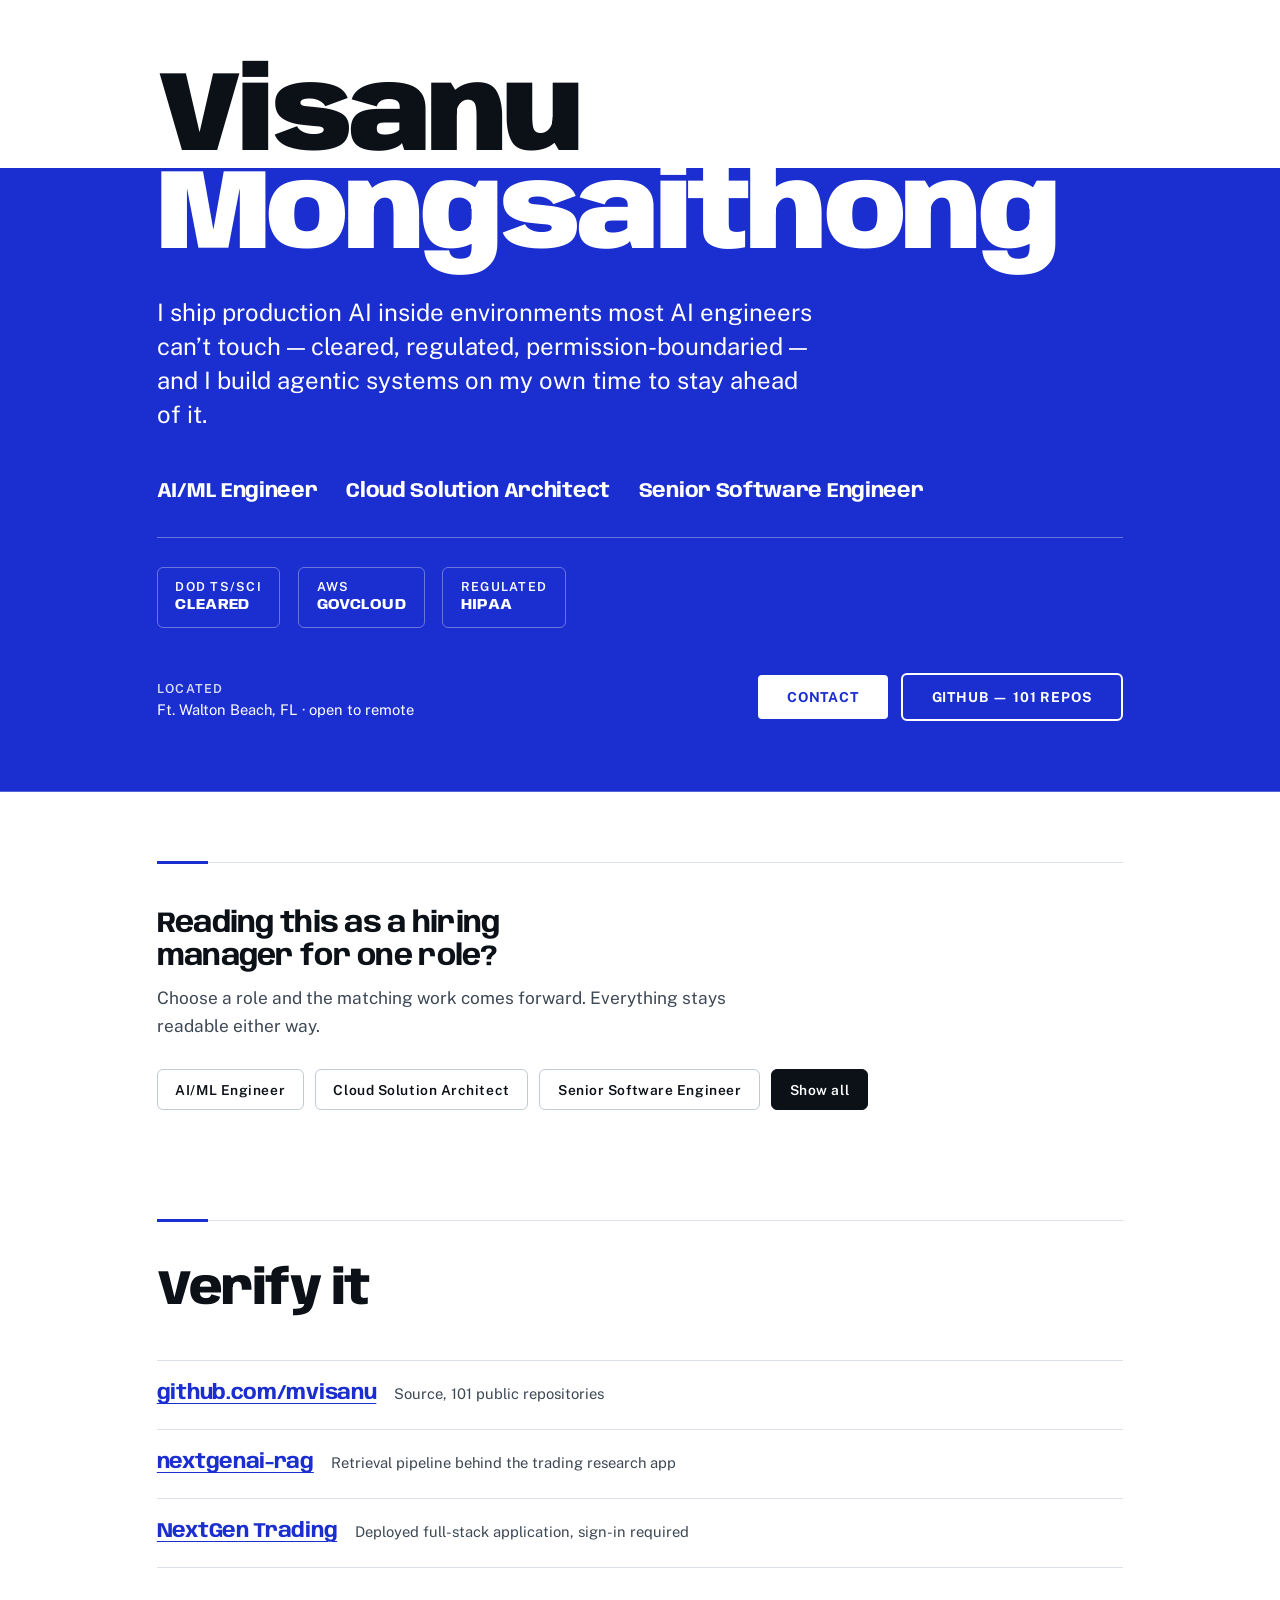
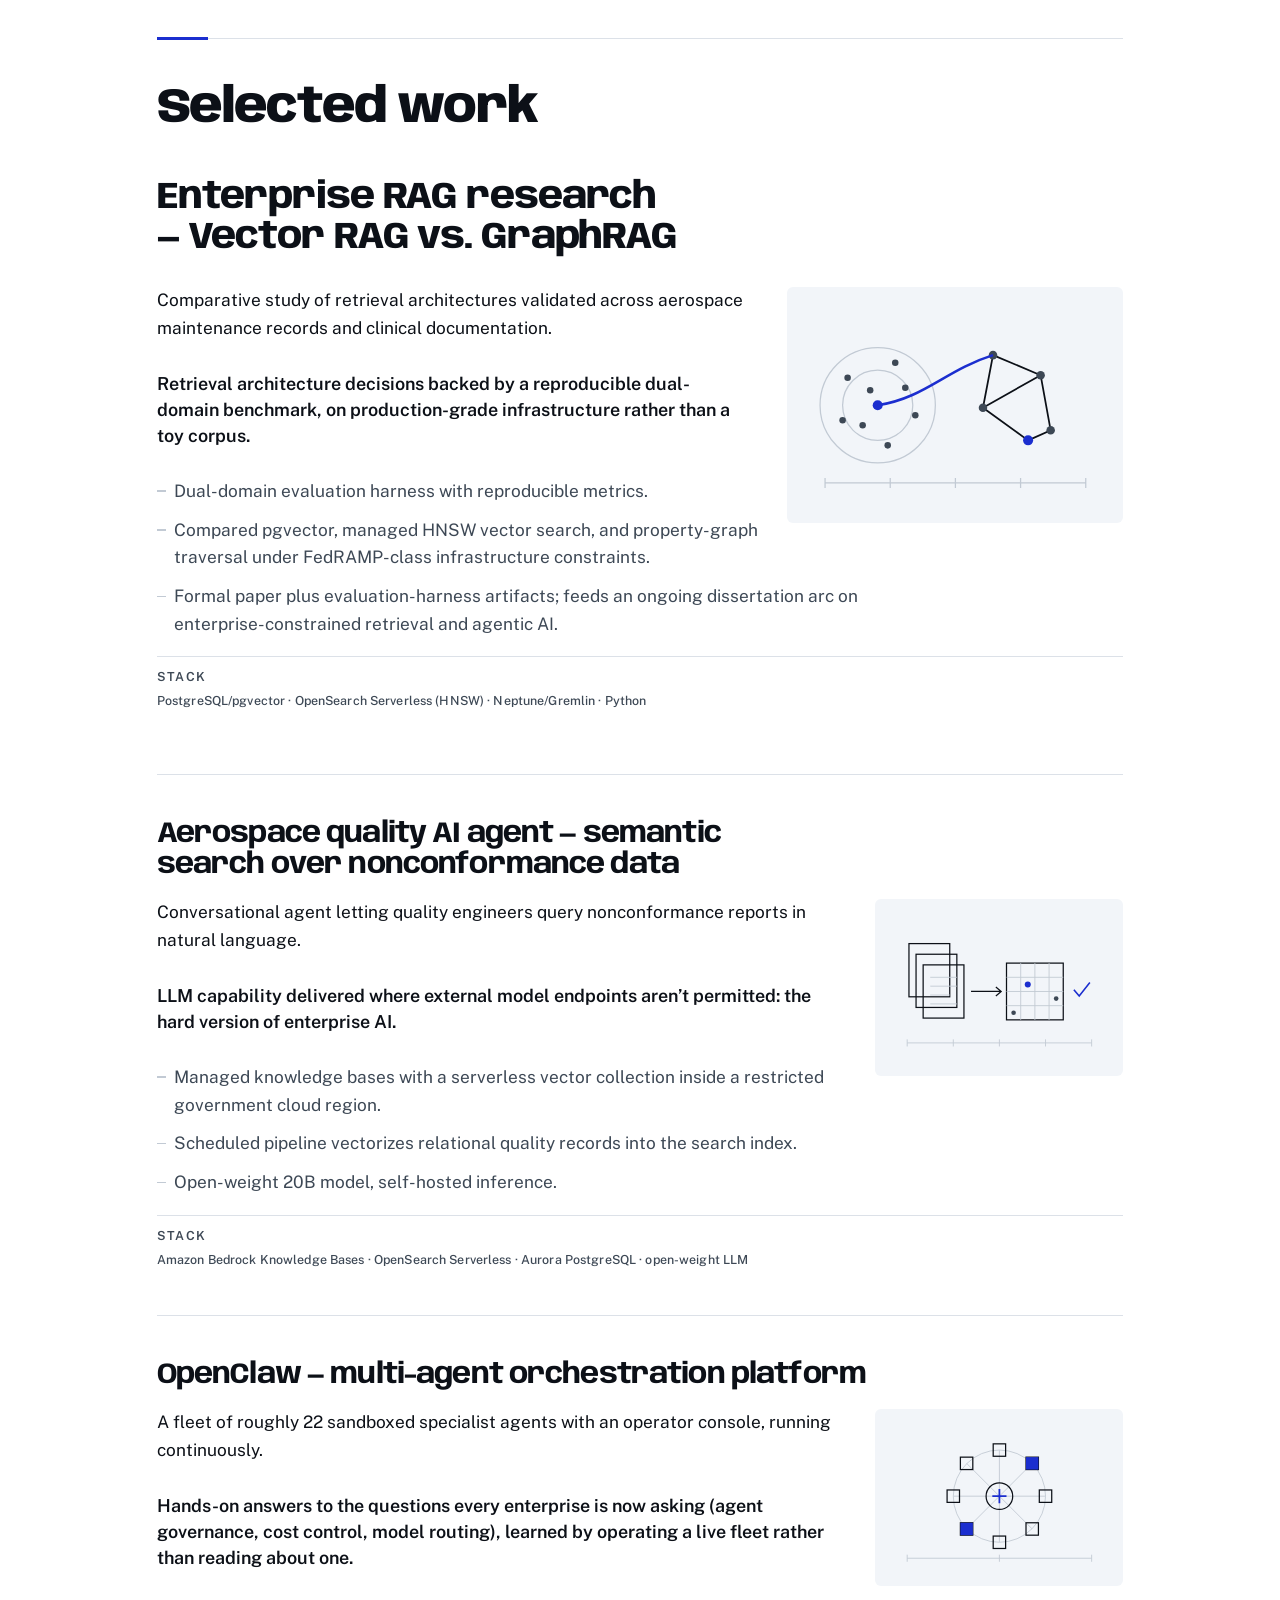
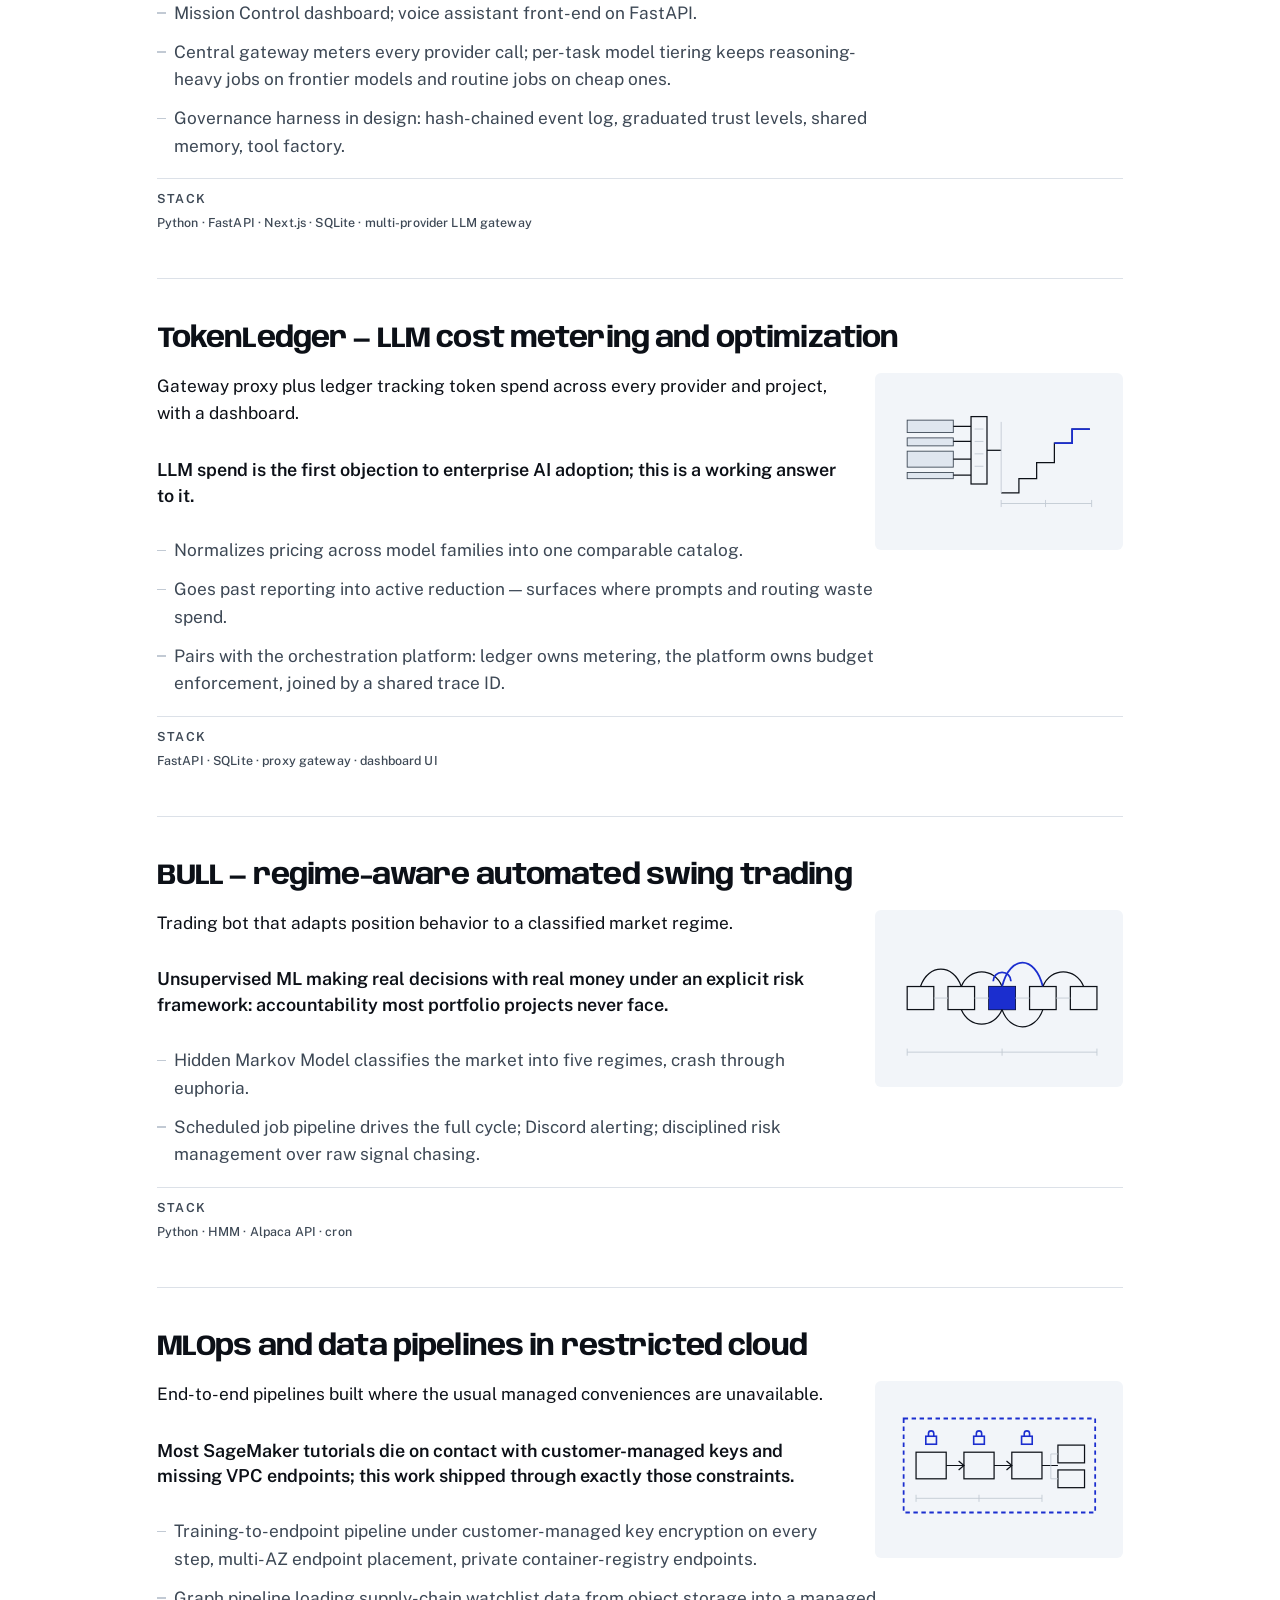
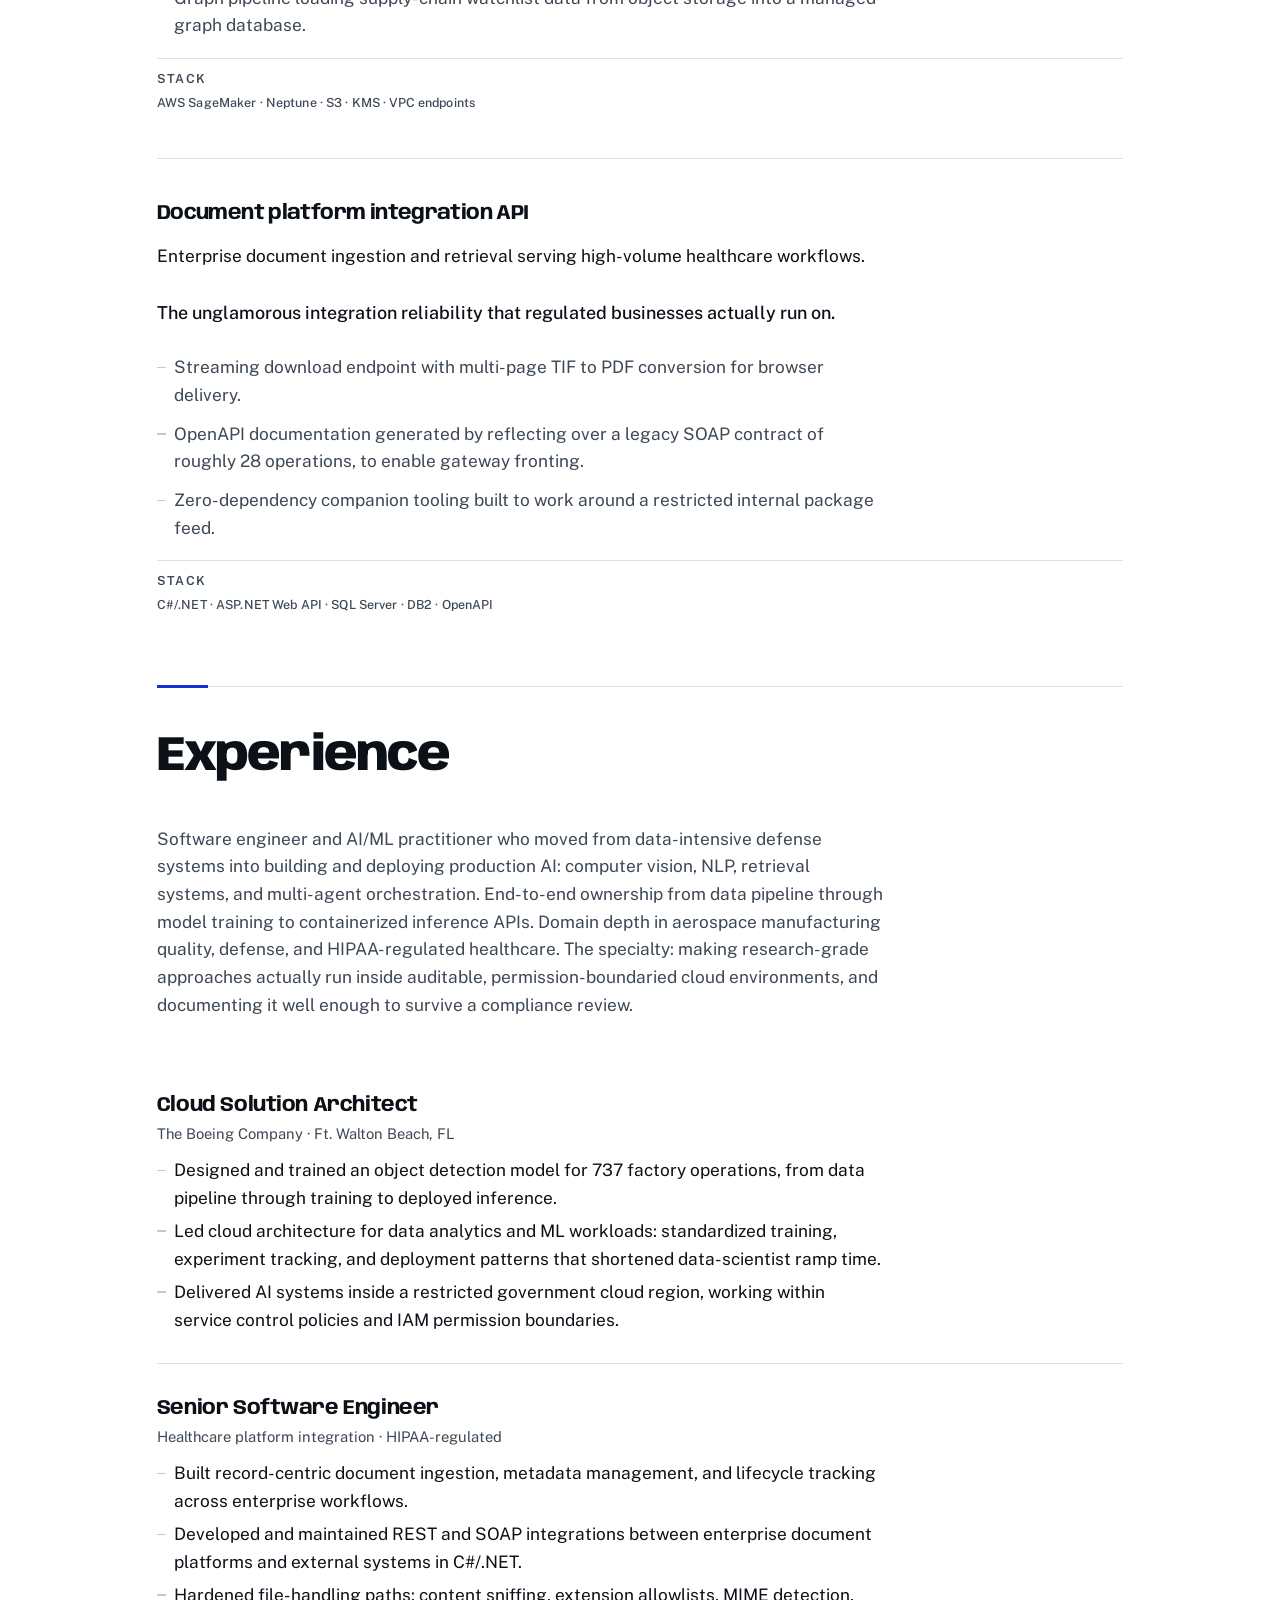
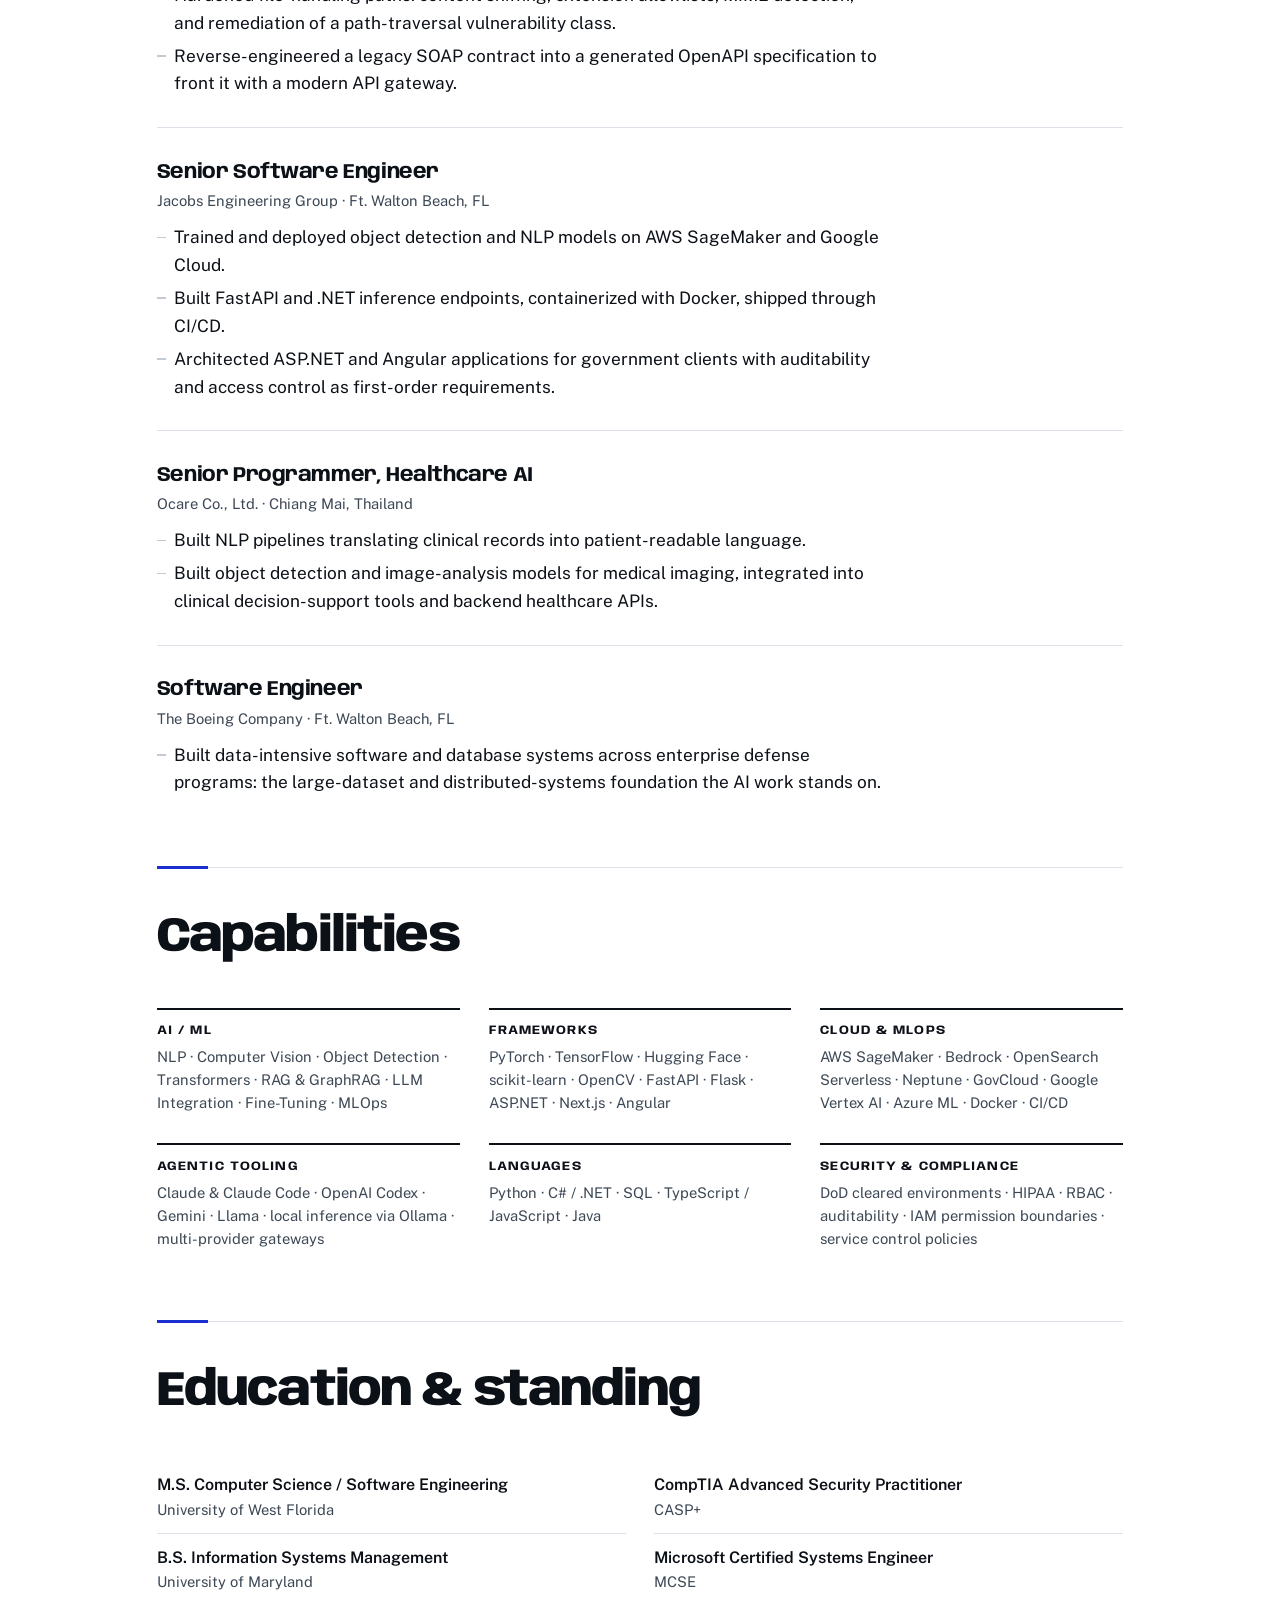
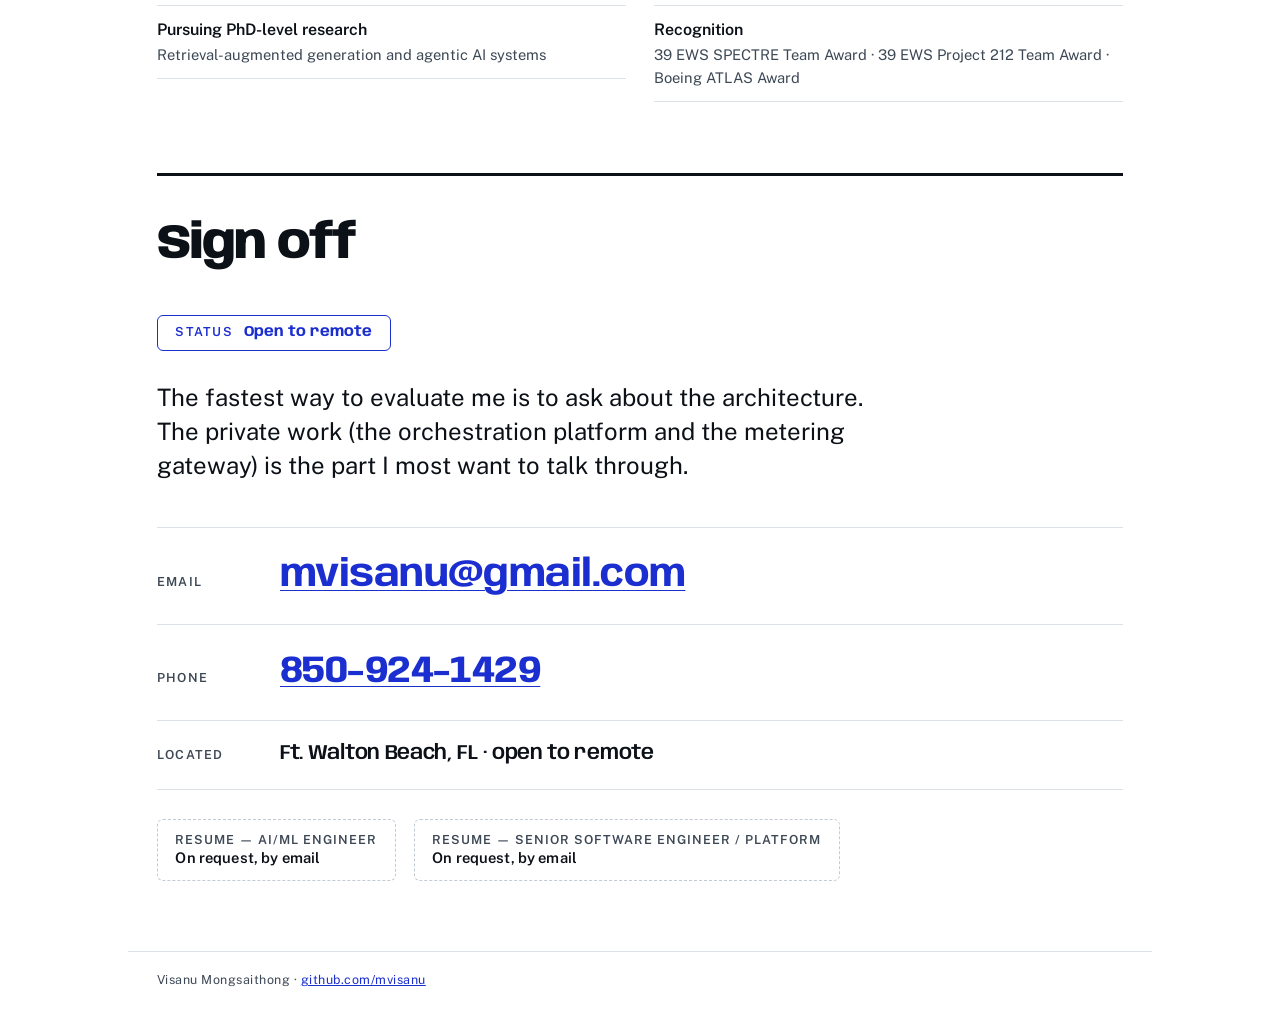
<file: index.html>
<!doctype html>
<html lang="en">
<head>
<meta charset="utf-8">
<meta name="viewport" content="width=device-width, initial-scale=1">
<title>Visanu Mongsaithong — AI/ML Engineer &amp; Cloud Solution Architect · TS/SCI · GovCloud · HIPAA</title>
<meta name="description" content="AI/ML Engineer, Cloud Solution Architect, and Senior Software Engineer. Production AI: computer vision, NLP, retrieval, and multi-agent systems, delivered inside cleared, HIPAA-regulated, permission-boundaried cloud environments.">
<link rel="canonical" href="https://visanu-dev.vercel.app/">

<meta property="og:type" content="profile">
<meta property="og:title" content="Visanu Mongsaithong — AI/ML Engineer &amp; Cloud Solution Architect">
<meta property="og:description" content="Production AI inside environments most AI engineers can't touch: cleared, regulated, permission-boundaried. AI/ML Engineer · Cloud Solution Architect · Senior Software Engineer.">
<meta property="og:url" content="https://visanu-dev.vercel.app/">
<meta property="og:image" content="https://visanu-dev.vercel.app/public/assets/og-image-v3.png">
<meta property="og:image:width" content="1200">
<meta property="og:image:height" content="630">
<meta property="og:image:alt" content="Visanu Mongsaithong — AI/ML Engineer, Cloud Solution Architect, Senior Software Engineer.">
<meta name="twitter:card" content="summary_large_image">
<meta name="twitter:title" content="Visanu Mongsaithong — AI/ML Engineer &amp; Cloud Solution Architect">
<meta name="twitter:description" content="Production AI inside cleared, regulated, permission-boundaried environments.">
<meta name="twitter:image" content="https://visanu-dev.vercel.app/public/assets/og-image-v3.png">
<meta name="theme-color" content="#1B2ECF">

<link rel="icon" href="favicon.svg" type="image/svg+xml">
<link rel="preload" href="public/assets/fonts/anybody-var-latin.woff2" as="font" type="font/woff2" crossorigin>
<link rel="preload" href="public/assets/fonts/public-sans-var-latin.woff2" as="font" type="font/woff2" crossorigin>
<link rel="stylesheet" href="styles.css">
</head>
<body>
<!--
  THESIS: A candidate page that reads as one continuous document, not a grid of project
  cards, and whose single act of colour is a field the reader's eye cannot skip. Refuses
  the near-black portfolio grid, the cream editorial site, and the themed-object metaphor.
  OWN-WORLD: White page. One drenched ultramarine field (#1B2ECF) opening the document,
  near-black ink (#0C1017), hairline rules (#DCE1E8). Anybody cut large — squared bowls and
  a driven width axis — against Public Sans prose. Colour survives elsewhere only as links,
  a 3px section tick, and one traced stroke inside each figure.
  STORY: A skeptical hiring manager reads a claim that is hard to copy, sees three
  clearances, and opens the contact link or the role-matched work.
  FIRST VIEWPORT: The name at display scale, its first line ink on white, its second line
  white on ultramarine — one horizontal edge splits the name between them. Thesis, three
  titles, three clearances, location and both actions all sit inside the field.
  FORM: User-pinned after two re-rolls (keys dc9103b7, a962b553): no metaphor world, white
  ground, one drenched region. The pin beats the roll.
  FINISH: unreviewed and undocumented is unfinished; this build ends with the finish review, the verdict, and DESIGN.md
-->

<a class="skip" href="#work">Skip to selected work</a>

<header class="lede" id="top">
  <div class="lede__inner">
    <h1 class="name"><span>Visanu</span><span>Mongsaithong</span></h1>

    <div class="lede__field">
      <p class="thesis">I ship production AI inside environments most AI engineers can’t touch — cleared, regulated, permission-boundaried — and I build agentic systems on my own time to stay ahead of it.</p>

      <ul class="titles">
        <li class="titles__item">AI/ML Engineer</li>
        <li class="titles__item">Cloud Solution Architect</li>
        <li class="titles__item">Senior Software Engineer</li>
      </ul>

      <ul class="creds" aria-label="Clearances and compliance environments">
        <li class="cred-chip">DoD TS/SCI<b>Cleared</b></li>
        <li class="cred-chip">AWS<b>GovCloud</b></li>
        <li class="cred-chip">Regulated<b>HIPAA</b></li>
      </ul>

      <div class="lede__foot">
        <p class="lede__loc">
          <span class="lbl">Located</span>
          Ft. Walton Beach, FL · open to remote
        </p>
        <div class="lede__acts">
          <a class="act act--primary" id="contact-top" href="#contact">Contact</a>
          <a class="act" href="https://github.com/mvisanu" rel="me noopener">GitHub — 101 repos</a>
        </div>
      </div>
    </div>
  </div>
</header>

<main>

<section class="lens" aria-labelledby="lens-h">
  <h2 class="lens__h" id="lens-h">Reading this as a hiring manager for one role?</h2>
  <p class="lens__sub">Choose a role and the matching work comes forward. Everything stays readable either way.</p>
  <div class="lens__controls" id="lens-controls" hidden>
    <button type="button" class="lens__btn" data-lens="ai" aria-pressed="false">AI/ML Engineer</button>
    <button type="button" class="lens__btn" data-lens="cloud" aria-pressed="false">Cloud Solution Architect</button>
    <button type="button" class="lens__btn" data-lens="swe" aria-pressed="false">Senior Software Engineer</button>
    <button type="button" class="lens__btn lens__btn--clear" data-lens="" aria-pressed="true">Show all</button>
  </div>
  <p class="lens__status" id="lens-status" role="status"></p>
</section>

<section class="verify" aria-labelledby="verify-h">
  <h2 class="section-h" id="verify-h">Verify it</h2>
  <ul class="verify__list">
    <li class="verify__row">
      <a href="https://github.com/mvisanu" rel="me noopener">github.com/mvisanu</a>
      <span class="verify__note">Source, 101 public repositories</span>
    </li>
    <li class="verify__row">
      <a href="https://github.com/mvisanu/nextgenai-rag" rel="noopener">nextgenai-rag</a>
      <span class="verify__note">Retrieval pipeline behind the trading research app</span>
    </li>
    <li class="verify__row">
      <a href="https://nextgenaitrading.vercel.app" rel="noopener">NextGen Trading</a>
      <span class="verify__note">Deployed full-stack application, sign-in required</span>
    </li>
  </ul>
</section>

<section class="work" id="work" aria-labelledby="work-h">
  <h2 class="section-h" id="work-h">Selected work</h2>

  <article class="rec" data-lens="ai cloud">
    <div class="rec__inner">
      <h3 class="rec__name">Enterprise RAG research — Vector RAG vs. GraphRAG</h3>
      <figure class="plate">
        <svg viewBox="0 0 240 160" role="img" aria-labelledby="pl1">
          <title id="pl1">Diagram: a query point with its nearest vector neighbours on the left, the same records re-expressed as a linked graph on the right, and one traversal path crossing from one to the other.</title>
          <circle class="hair" cx="58" cy="80" r="46"/>
          <circle class="hair" cx="58" cy="80" r="28"/>
          <circle class="dot" cx="34" cy="58" r="2.6"/><circle class="dot" cx="72" cy="46" r="2.6"/>
          <circle class="dot" cx="46" cy="96" r="2.6"/><circle class="dot" cx="88" cy="88" r="2.6"/>
          <circle class="dot" cx="30" cy="92" r="2.6"/><circle class="dot" cx="66" cy="112" r="2.6"/>
          <circle class="dot" cx="52" cy="68" r="2.6"/><circle class="dot" cx="80" cy="66" r="2.6"/>
          <circle class="markf" cx="58" cy="80" r="4"/>
          <path class="ink" d="M150 40 L188 56 M150 40 L142 82 M188 56 L196 100 M142 82 L178 108 M196 100 L178 108 M142 82 L188 56"/>
          <circle class="dot" cx="150" cy="40" r="3.4"/><circle class="dot" cx="188" cy="56" r="3.4"/>
          <circle class="dot" cx="142" cy="82" r="3.4"/><circle class="dot" cx="196" cy="100" r="3.4"/>
          <circle class="okf" cx="178" cy="108" r="4"/>
          <path class="mark" d="M58 80 C 96 74, 112 52, 150 40"/>
          <path class="hair" d="M16 142 H224 M16 138v8 M68 138v8 M120 138v8 M172 138v8 M224 138v8"/>
        </svg>
      </figure>
      <p class="rec__thesis">Comparative study of retrieval architectures validated across aerospace maintenance records and clinical documentation.</p>
      <p class="rec__so">Retrieval architecture decisions backed by a reproducible dual-domain benchmark, on production-grade infrastructure rather than a toy corpus.</p>
      <ul class="rec__points">
        <li>Dual-domain evaluation harness with reproducible metrics.</li>
        <li>Compared pgvector, managed HNSW vector search, and property-graph traversal under FedRAMP-class infrastructure constraints.</li>
        <li>Formal paper plus evaluation-harness artifacts; feeds an ongoing dissertation arc on enterprise-constrained retrieval and agentic AI.</li>
      </ul>
      <p class="stack"><span class="lbl">Stack</span> PostgreSQL/pgvector · OpenSearch Serverless (HNSW) · Neptune/Gremlin · Python</p>
    </div>
  </article>

  <article class="rec" data-lens="ai cloud">
    <div class="rec__inner">
      <h3 class="rec__name">Aerospace quality AI agent — semantic search over nonconformance data</h3>
      <figure class="plate">
        <svg viewBox="0 0 240 160" role="img" aria-labelledby="pl2">
          <title id="pl2">Diagram: a stack of quality records passing through a vectorising step into a search index, with one record returned and marked conforming.</title>
          <g class="ink">
            <rect x="18" y="30" width="46" height="60"/><rect x="26" y="42" width="46" height="60"/><rect x="34" y="54" width="46" height="60"/>
          </g>
          <path class="hair" d="M42 68h30 M42 78h30 M42 88h22 M42 98h30"/>
          <path class="ink" d="M88 84h34 M116 79l6 5-6 5"/>
          <g class="ink"><rect x="128" y="52" width="64" height="64"/></g>
          <path class="hair" d="M128 68h64 M128 84h64 M128 100h64 M144 52v64 M160 52v64 M176 52v64"/>
          <circle class="markf" cx="152" cy="76" r="3.4"/>
          <circle class="dot" cx="184" cy="92" r="2.6"/><circle class="dot" cx="136" cy="108" r="2.6"/>
          <path class="ok" d="M204 82l6 7 12-15"/>
          <path class="hair" d="M16 142 H224 M16 138v8 M68 138v8 M120 138v8 M172 138v8 M224 138v8"/>
        </svg>
      </figure>
      <p class="rec__thesis">Conversational agent letting quality engineers query nonconformance reports in natural language.</p>
      <p class="rec__so">LLM capability delivered where external model endpoints aren’t permitted: the hard version of enterprise AI.</p>
      <ul class="rec__points">
        <li>Managed knowledge bases with a serverless vector collection inside a restricted government cloud region.</li>
        <li>Scheduled pipeline vectorizes relational quality records into the search index.</li>
        <li>Open-weight 20B model, self-hosted inference.</li>
      </ul>
      <p class="stack"><span class="lbl">Stack</span> Amazon Bedrock Knowledge Bases · OpenSearch Serverless · Aurora PostgreSQL · open-weight LLM</p>
    </div>
  </article>

  <article class="rec" data-lens="ai swe">
    <div class="rec__inner">
      <h3 class="rec__name">OpenClaw — multi-agent orchestration platform</h3>
      <figure class="plate">
        <svg viewBox="0 0 240 160" role="img" aria-labelledby="pl3">
          <title id="pl3">Diagram: a central metering gateway with a ring of sandboxed specialist agents around it, every call routed through the gateway, two agents tiered to a heavier model.</title>
          <circle class="hair" cx="120" cy="78" r="52"/>
          <path class="hair" d="M120 78 L120 26 M120 78 L157 41 M120 78 L172 78 M120 78 L157 115 M120 78 L120 130 M120 78 L83 115 M120 78 L68 78 M120 78 L83 41"/>
          <g class="ink">
            <rect x="113" y="19" width="14" height="14"/><rect x="150" y="34" width="14" height="14"/>
            <rect x="165" y="71" width="14" height="14"/><rect x="150" y="108" width="14" height="14"/>
            <rect x="113" y="123" width="14" height="14"/><rect x="76" y="108" width="14" height="14"/>
            <rect x="61" y="71" width="14" height="14"/><rect x="76" y="34" width="14" height="14"/>
          </g>
          <rect class="markf" x="150" y="34" width="14" height="14"/>
          <rect class="markf" x="76" y="108" width="14" height="14"/>
          <circle class="ink" cx="120" cy="78" r="15"/>
          <path class="mark" d="M112 78h16 M120 70v16"/>
          <path class="hair" d="M16 148 H224 M16 144v8 M120 144v8 M224 144v8"/>
        </svg>
      </figure>
      <p class="rec__thesis">A fleet of roughly 22 sandboxed specialist agents with an operator console, running continuously.</p>
      <p class="rec__so">Hands-on answers to the questions every enterprise is now asking (agent governance, cost control, model routing), learned by operating a live fleet rather than reading about one.</p>
      <ul class="rec__points">
        <li>Mission Control dashboard; voice assistant front-end on FastAPI.</li>
        <li>Central gateway meters every provider call; per-task model tiering keeps reasoning-heavy jobs on frontier models and routine jobs on cheap ones.</li>
        <li>Governance harness in design: hash-chained event log, graduated trust levels, shared memory, tool factory.</li>
      </ul>
      <p class="stack"><span class="lbl">Stack</span> Python · FastAPI · Next.js · SQLite · multi-provider LLM gateway</p>
    </div>
  </article>

  <article class="rec" data-lens="ai swe">
    <div class="rec__inner">
      <h3 class="rec__name">TokenLedger — LLM cost metering and optimization</h3>
      <figure class="plate">
        <svg viewBox="0 0 240 160" role="img" aria-labelledby="pl4">
          <title id="pl4">Diagram: provider flows of differing volume metered through a single gate into a cumulative spend line, with the reducible portion marked.</title>
          <g class="soft">
            <rect x="16" y="34" width="52" height="14"/><rect x="16" y="54" width="52" height="9"/>
            <rect x="16" y="69" width="52" height="18"/><rect x="16" y="93" width="52" height="7"/>
          </g>
          <path class="ink" d="M68 41h20 M68 58h20 M68 78h20 M68 96h20"/>
          <g class="ink"><rect x="88" y="30" width="18" height="76"/></g>
          <path class="hair" d="M92 44h10 M92 58h10 M92 72h10 M92 86h10"/>
          <path class="ink" d="M106 68h16"/>
          <polyline class="ink" points="122,116 142,116 142,100 162,100 162,82 182,82 182,60 202,60 202,44 222,44"/>
          <path class="mark" d="M182 60 L202 60 202 44 222 44"/>
          <path class="hair" d="M122 128 H224 M122 124v8 M172 124v8 M224 124v8"/>
          <path class="hair" d="M122 116 V36"/>
        </svg>
      </figure>
      <p class="rec__thesis">Gateway proxy plus ledger tracking token spend across every provider and project, with a dashboard.</p>
      <p class="rec__so">LLM spend is the first objection to enterprise AI adoption; this is a working answer to it.</p>
      <ul class="rec__points">
        <li>Normalizes pricing across model families into one comparable catalog.</li>
        <li>Goes past reporting into active reduction — surfaces where prompts and routing waste spend.</li>
        <li>Pairs with the orchestration platform: ledger owns metering, the platform owns budget enforcement, joined by a shared trace ID.</li>
      </ul>
      <p class="stack"><span class="lbl">Stack</span> FastAPI · SQLite · proxy gateway · dashboard UI</p>
    </div>
  </article>

  <article class="rec" data-lens="ai">
    <div class="rec__inner">
      <h3 class="rec__name">BULL — regime-aware automated swing trading</h3>
      <figure class="plate">
        <svg viewBox="0 0 240 160" role="img" aria-labelledby="pl5">
          <title id="pl5">Diagram: five market regimes from crash to euphoria as states in a row, with transition arcs between neighbours, the currently classified regime marked and its self-transition heaviest.</title>
          <g class="ink">
            <rect x="16" y="66" width="30" height="26"/><rect x="62" y="66" width="30" height="26"/>
            <rect x="108" y="66" width="30" height="26"/><rect x="154" y="66" width="30" height="26"/>
            <rect x="200" y="66" width="30" height="26"/>
          </g>
          <rect class="markf" x="108" y="66" width="30" height="26"/>
          <path class="hair" d="M46 79h16 M92 79h16 M138 79h16 M184 79h16"/>
          <path class="ink" d="M31 66 C 40 40, 68 40, 77 66"/>
          <path class="ink" d="M77 66 C 86 44, 114 44, 123 66"/>
          <path class="mark" d="M123 66 C 132 30, 160 30, 169 66"/>
          <path class="ink" d="M169 66 C 178 44, 206 44, 215 66"/>
          <path class="ink" d="M77 92 C 86 114, 114 114, 123 92"/>
          <path class="ink" d="M123 92 C 132 118, 160 118, 169 92"/>
          <path class="mark" d="M113 60 a10 10 0 1 1 20 0" />
          <path class="hair" d="M16 140 H230 M16 136v8 M123 136v8 M230 136v8"/>
        </svg>
      </figure>
      <p class="rec__thesis">Trading bot that adapts position behavior to a classified market regime.</p>
      <p class="rec__so">Unsupervised ML making real decisions with real money under an explicit risk framework: accountability most portfolio projects never face.</p>
      <ul class="rec__points">
        <li>Hidden Markov Model classifies the market into five regimes, crash through euphoria.</li>
        <li>Scheduled job pipeline drives the full cycle; Discord alerting; disciplined risk management over raw signal chasing.</li>
      </ul>
      <p class="stack"><span class="lbl">Stack</span> Python · HMM · Alpaca API · cron</p>
    </div>
  </article>

  <article class="rec" data-lens="cloud">
    <div class="rec__inner">
      <h3 class="rec__name">MLOps and data pipelines in restricted cloud</h3>
      <figure class="plate">
        <svg viewBox="0 0 240 160" role="img" aria-labelledby="pl6">
          <title id="pl6">Diagram: a training-to-endpoint pipeline where every stage is encrypted under a customer-managed key and the endpoint is placed across two availability zones inside a private boundary.</title>
          <rect class="mark" x="12" y="22" width="216" height="106" stroke-dasharray="5 4"/>
          <g class="ink">
            <rect x="26" y="60" width="34" height="30"/><rect x="80" y="60" width="34" height="30"/>
            <rect x="134" y="60" width="34" height="30"/>
          </g>
          <path class="ink" d="M60 75h20 M74 70l6 5-6 5 M114 75h20 M128 70l6 5-6 5 M168 75h18"/>
          <g class="ok">
            <rect x="37" y="42" width="12" height="9"/><path d="M40 42v-3a3 3 0 016 0v3"/>
            <rect x="91" y="42" width="12" height="9"/><path d="M94 42v-3a3 3 0 016 0v3"/>
            <rect x="145" y="42" width="12" height="9"/><path d="M148 42v-3a3 3 0 016 0v3"/>
          </g>
          <g class="ink"><rect x="186" y="52" width="30" height="20"/><rect x="186" y="80" width="30" height="20"/></g>
          <path class="hair" d="M186 62h-8v28h8"/>
          <path class="hair" d="M26 112h142 M26 108v8 M97 108v8 M168 108v8"/>
        </svg>
      </figure>
      <p class="rec__thesis">End-to-end pipelines built where the usual managed conveniences are unavailable.</p>
      <p class="rec__so">Most SageMaker tutorials die on contact with customer-managed keys and missing VPC endpoints; this work shipped through exactly those constraints.</p>
      <ul class="rec__points">
        <li>Training-to-endpoint pipeline under customer-managed key encryption on every step, multi-AZ endpoint placement, private container-registry endpoints.</li>
        <li>Graph pipeline loading supply-chain watchlist data from object storage into a managed graph database.</li>
      </ul>
      <p class="stack"><span class="lbl">Stack</span> AWS SageMaker · Neptune · S3 · KMS · VPC endpoints</p>
    </div>
  </article>

  <article class="rec rec--also" data-lens="swe">
    <div class="rec__inner">
      <h3 class="rec__name">Document platform integration API</h3>
      <p class="rec__thesis">Enterprise document ingestion and retrieval serving high-volume healthcare workflows.</p>
      <p class="rec__so">The unglamorous integration reliability that regulated businesses actually run on.</p>
      <ul class="rec__points">
        <li>Streaming download endpoint with multi-page TIF to PDF conversion for browser delivery.</li>
        <li>OpenAPI documentation generated by reflecting over a legacy SOAP contract of roughly 28 operations, to enable gateway fronting.</li>
        <li>Zero-dependency companion tooling built to work around a restricted internal package feed.</li>
      </ul>
      <p class="stack"><span class="lbl">Stack</span> C#/.NET · ASP.NET Web API · SQL Server · DB2 · OpenAPI</p>
    </div>
  </article>
</section>

<section class="exp" aria-labelledby="exp-h">
  <h2 class="section-h" id="exp-h">Experience</h2>
  <p class="summary">Software engineer and AI/ML practitioner who moved from data-intensive defense systems into building and deploying production AI: computer vision, NLP, retrieval systems, and multi-agent orchestration. End-to-end ownership from data pipeline through model training to containerized inference APIs. Domain depth in aerospace manufacturing quality, defense, and HIPAA-regulated healthcare. The specialty: making research-grade approaches actually run inside auditable, permission-boundaried cloud environments, and documenting it well enough to survive a compliance review.</p>

  <ol class="roles">
    <li class="role" data-lens="cloud ai">
      <h3 class="role__title">Cloud Solution Architect</h3>
      <p class="role__org">The Boeing Company · Ft. Walton Beach, FL</p>
      <ul class="role__points">
        <li>Designed and trained an object detection model for 737 factory operations, from data pipeline through training to deployed inference.</li>
        <li>Led cloud architecture for data analytics and ML workloads: standardized training, experiment tracking, and deployment patterns that shortened data-scientist ramp time.</li>
        <li>Delivered AI systems inside a restricted government cloud region, working within service control policies and IAM permission boundaries.</li>
      </ul>
    </li>
    <li class="role" data-lens="swe">
      <h3 class="role__title">Senior Software Engineer</h3>
      <p class="role__org">Healthcare platform integration · HIPAA-regulated</p>
      <ul class="role__points">
        <li>Built record-centric document ingestion, metadata management, and lifecycle tracking across enterprise workflows.</li>
        <li>Developed and maintained REST and SOAP integrations between enterprise document platforms and external systems in C#/.NET.</li>
        <li>Hardened file-handling paths: content sniffing, extension allowlists, MIME detection, and remediation of a path-traversal vulnerability class.</li>
        <li>Reverse-engineered a legacy SOAP contract into a generated OpenAPI specification to front it with a modern API gateway.</li>
      </ul>
    </li>
    <li class="role" data-lens="ai swe cloud">
      <h3 class="role__title">Senior Software Engineer</h3>
      <p class="role__org">Jacobs Engineering Group · Ft. Walton Beach, FL</p>
      <ul class="role__points">
        <li>Trained and deployed object detection and NLP models on AWS SageMaker and Google Cloud.</li>
        <li>Built FastAPI and .NET inference endpoints, containerized with Docker, shipped through CI/CD.</li>
        <li>Architected ASP.NET and Angular applications for government clients with auditability and access control as first-order requirements.</li>
      </ul>
    </li>
    <li class="role" data-lens="ai">
      <h3 class="role__title">Senior Programmer, Healthcare AI</h3>
      <p class="role__org">Ocare Co., Ltd. · Chiang Mai, Thailand</p>
      <ul class="role__points">
        <li>Built NLP pipelines translating clinical records into patient-readable language.</li>
        <li>Built object detection and image-analysis models for medical imaging, integrated into clinical decision-support tools and backend healthcare APIs.</li>
      </ul>
    </li>
    <li class="role" data-lens="swe">
      <h3 class="role__title">Software Engineer</h3>
      <p class="role__org">The Boeing Company · Ft. Walton Beach, FL</p>
      <ul class="role__points">
        <li>Built data-intensive software and database systems across enterprise defense programs: the large-dataset and distributed-systems foundation the AI work stands on.</li>
      </ul>
    </li>
  </ol>
</section>

<section class="caps" aria-labelledby="caps-h">
  <h2 class="section-h" id="caps-h">Capabilities</h2>
  <dl class="caps__grid">
    <div class="caps__cluster" data-lens="ai">
      <dt>AI / ML</dt>
      <dd>NLP · Computer Vision · Object Detection · Transformers · RAG &amp; GraphRAG · LLM Integration · Fine-Tuning · MLOps</dd>
    </div>
    <div class="caps__cluster" data-lens="ai swe">
      <dt>Frameworks</dt>
      <dd>PyTorch · TensorFlow · Hugging Face · scikit-learn · OpenCV · FastAPI · Flask · ASP.NET · Next.js · Angular</dd>
    </div>
    <div class="caps__cluster" data-lens="cloud">
      <dt>Cloud &amp; MLOps</dt>
      <dd>AWS SageMaker · Bedrock · OpenSearch Serverless · Neptune · GovCloud · Google Vertex AI · Azure ML · Docker · CI/CD</dd>
    </div>
    <div class="caps__cluster" data-lens="ai">
      <dt>Agentic tooling</dt>
      <dd>Claude &amp; Claude Code · OpenAI Codex · Gemini · Llama · local inference via Ollama · multi-provider gateways</dd>
    </div>
    <div class="caps__cluster" data-lens="swe">
      <dt>Languages</dt>
      <dd>Python · C# / .NET · SQL · TypeScript / JavaScript · Java</dd>
    </div>
    <div class="caps__cluster" data-lens="cloud swe">
      <dt>Security &amp; compliance</dt>
      <dd>DoD cleared environments · HIPAA · RBAC · auditability · IAM permission boundaries · service control policies</dd>
    </div>
  </dl>
</section>

<section class="cred" aria-labelledby="cred-h">
  <h2 class="section-h" id="cred-h">Education &amp; standing</h2>
  <div class="cred__cols">
    <ul class="cred__list">
      <li><b>M.S. Computer Science / Software Engineering</b><br>University of West Florida</li>
      <li><b>B.S. Information Systems Management</b><br>University of Maryland</li>
      <li><b>Pursuing PhD-level research</b><br>Retrieval-augmented generation and agentic AI systems</li>
    </ul>
    <ul class="cred__list">
      <li><b>CompTIA Advanced Security Practitioner</b><br>CASP+</li>
      <li><b>Microsoft Certified Systems Engineer</b><br>MCSE</li>
      <li><b>Recognition</b><br>39 EWS SPECTRE Team Award · 39 EWS Project 212 Team Award · Boeing ATLAS Award</li>
    </ul>
  </div>
</section>

<section class="contact" id="contact" aria-labelledby="contact-h">
  <h2 class="section-h contact__h" id="contact-h">Sign off</h2>
  <p class="status"><span class="lbl">Status</span><b>Open to remote</b></p>
  <p class="contact__lead">The fastest way to evaluate me is to ask about the architecture. The private work (the orchestration platform and the metering gateway) is the part I most want to talk through.</p>

  <ul class="contact__rows">
    <li>
      <span class="lbl">Email</span>
      <a class="contact__link" id="email-link" data-u="mvisanu" data-d="gmail.com"><noscript>mvisanu [at] gmail [dot] com</noscript></a>
    </li>
    <li>
      <span class="lbl">Phone</span>
      <a class="contact__link" href="tel:+18509241429">850-924-1429</a>
    </li>
    <li>
      <span class="lbl">Located</span>
      <span class="contact__plain">Ft. Walton Beach, FL · open to remote</span>
    </li>
  </ul>

  <div class="contact__resumes">
    <p class="pending">Resume — AI/ML Engineer<b>On request, by email</b></p>
    <p class="pending">Resume — Senior Software Engineer / Platform<b>On request, by email</b></p>
  </div>
</section>

</main>

<footer class="foot">
  <p>Visanu Mongsaithong · <a href="https://github.com/mvisanu" rel="me noopener">github.com/mvisanu</a></p>
</footer>

<script src="main.js" defer></script>
<script type="application/ld+json">
{
  "@context": "https://schema.org",
  "@type": "Person",
  "name": "Visanu Mongsaithong",
  "jobTitle": ["AI/ML Engineer", "Cloud Solution Architect", "Senior Software Engineer"],
  "email": "mailto:mvisanu@gmail.com",
  "telephone": "+1-850-924-1429",
  "url": "https://visanu-dev.vercel.app/",
  "address": {
    "@type": "PostalAddress",
    "addressLocality": "Ft. Walton Beach",
    "addressRegion": "FL",
    "addressCountry": "US"
  },
  "alumniOf": [
    { "@type": "CollegeOrUniversity", "name": "University of West Florida" },
    { "@type": "CollegeOrUniversity", "name": "University of Maryland" }
  ],
  "knowsAbout": [
    "Retrieval-Augmented Generation",
    "GraphRAG",
    "Computer Vision",
    "Natural Language Processing",
    "MLOps",
    "AWS SageMaker",
    "Amazon Bedrock",
    "Multi-agent systems",
    "HIPAA-regulated software",
    "AWS GovCloud"
  ],
  "sameAs": [
    "https://github.com/mvisanu"
  ]
}
</script>
</body>
</html>
</file>
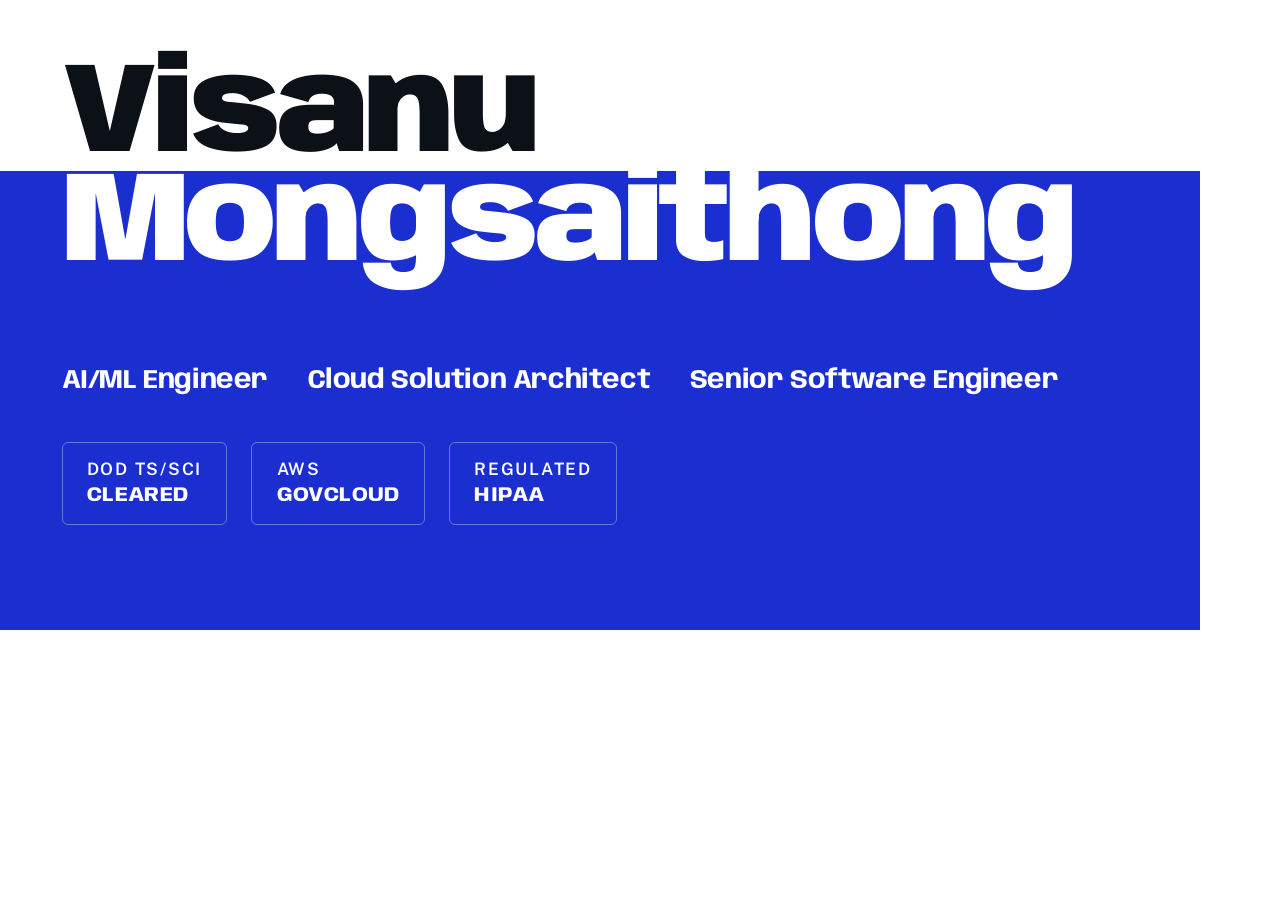
<file: tools/og-card.html>
<!doctype html>
<html lang="en">
<head>
<meta charset="utf-8">
<title>OG card source — 1200×630</title>
<!-- Reuses the page's own stylesheet and classes rather than reimplementing
     the world in parallel values, so the card cannot drift from the site.
     Scaling happens on the root font size; every type step still comes from
     the DESIGN.md ramp. -->
<link rel="stylesheet" href="../styles.css">
<style>
  /* Canvas scale, not a type step: the card is a fixed 1200x630 raster viewed
     small, so the whole rem ramp is scaled from the root rather than any
     individual size being overridden. --d-name is re-pointed, not bypassed:
     the card has a fixed width, so the page's viewport-fluid step has nothing
     to respond to. */
  :root {
    --og-canvas-scale: 22px;
    --d-name: 5.8rem;
    --lede-top: var(--s5);
  }

  html { font-size: var(--og-canvas-scale); }

  body {
    width: 1200px;
    height: 630px;
    overflow: hidden;
  }

  .lede {
    width: 1200px;
    height: 630px;
  }

  /* No page-load moment in a still. */
  .lede::before { animation: none; }

  .lede__inner {
    max-width: none;
    padding-inline: var(--s5);
  }

  .lede__field {
    padding-bottom: 0;
    padding-top: var(--s4);
  }

  .titles { border-bottom: none; padding-bottom: 0; margin-bottom: var(--s4); }
  .creds { margin-bottom: 0; }
</style>
</head>
<body>
<header class="lede">
  <div class="lede__inner">
    <h1 class="name"><span>Visanu</span><span>Mongsaithong</span></h1>
    <div class="lede__field">
      <ul class="titles">
        <li class="titles__item">AI/ML Engineer</li>
        <li class="titles__item">Cloud Solution Architect</li>
        <li class="titles__item">Senior Software Engineer</li>
      </ul>
      <ul class="creds">
        <li class="cred-chip">DoD TS/SCI<b>Cleared</b></li>
        <li class="cred-chip">AWS<b>GovCloud</b></li>
        <li class="cred-chip">Regulated<b>HIPAA</b></li>
      </ul>
    </div>
  </div>
</header>
</body>
</html>
</file>
<file: styles.css>
/* ==========================================================================
   Visanu Mongsaithong — white page, one drenched field.

   The world: a single continuous document on white, cut once by a full-bleed
   ultramarine field that the name itself crosses. Colour survives outside that
   field only as links, a 3px section tick, and one traced stroke per figure.
   Two families: Anybody cut large, Public Sans for everything read.
   ========================================================================== */

/* ---- Fonts ------------------------------------------------------------- */

@font-face {
  font-family: 'Anybody';
  src: url('public/assets/fonts/anybody-var-latin.woff2') format('woff2');
  font-weight: 100 900;
  font-stretch: 50% 150%;
  font-style: normal;
  font-display: swap;
}

@font-face {
  font-family: 'Public Sans';
  src: url('public/assets/fonts/public-sans-var-latin.woff2') format('woff2');
  font-weight: 300 800;
  font-style: normal;
  font-display: swap;
}

/* ---- Tokens ------------------------------------------------------------ */

:root {
  /* Colour. One saturated field, one ink, hairlines, and a tint. */
  --paper: #FFFFFF;
  --ink: #0C1017;
  --ink-2: #3D4855;
  --rule: #DCE1E8;
  --rule-2: #C2CAD4;
  --tint: #F2F5F9;
  --tint-2: #DFE6EF;
  --field: #1B2ECF;
  --field-deep: #1424A6;
  --on-field: #FFFFFF;
  --on-field-rule: rgba(255, 255, 255, 0.34);

  /* Type families. There is no third face. */
  --f-display: 'Anybody', 'Arial Black', system-ui, sans-serif;
  --f-body: 'Public Sans', system-ui, -apple-system, 'Segoe UI', sans-serif;

  /* Fixed type steps. */
  --t-3xs: 0.70rem;
  --t-2xs: 0.78rem;
  --t-xs: 0.86rem;
  --t-sm: 0.92rem;
  --t-md: 1rem;
  --t-lg: 1.12rem;

  /* Fluid type steps. */
  /* Tuned to Anybody's set width, which is ~30% wider than the face this
     replaced. The name runs to ~93% of the measure at every width; push the
     coefficient or the cap higher and it breaks out of the column. */
  --d-name: clamp(2.1rem, 10.5vw, 7.1rem);
  --d-section: clamp(1.85rem, 1.35rem + 2.1vw, 3.05rem);
  --d-record: clamp(1.3rem, 1.12rem + 0.9vw, 1.8rem);
  --d-record-lead: clamp(1.55rem, 1.28rem + 1.3vw, 2.35rem);
  /* The closing step. The email is the conversion target, so the last screen
     gets a display voice of its own rather than another record-sized line. */
  --d-close: clamp(1.45rem, 1.15rem + 1.5vw, 2.4rem);
  --d-title: clamp(1.05rem, 0.99rem + 0.36vw, 1.28rem);
  --d-lead: clamp(1.16rem, 1.04rem + 0.6vw, 1.5rem);
  --d-body: clamp(1rem, 0.97rem + 0.18vw, 1.08rem);

  /* Space, ~1.6 ratio. */
  --s1: 0.35rem;
  --s2: 0.7rem;
  --s3: 1.1rem;
  --s4: 1.8rem;
  --s5: 2.8rem;
  --s6: 4.4rem;
  --s7: 7rem;

  /* Shape. Square by default; controls take the one small radius. */
  --r-0: 0;
  --r-1: 6px;

  /* Structure. */
  --wrap: 64rem;
  --gut: var(--s4);
  --measure: 66ch;
  --name-lh: 0.86;
  --name-line: calc(var(--d-name) * var(--name-lh));
  --lede-top: var(--s6);
  --ease: cubic-bezier(0.16, 1, 0.3, 1);
}

/* ---- Base -------------------------------------------------------------- */

*,
*::before,
*::after { box-sizing: border-box; }

html { -webkit-text-size-adjust: 100%; }

body {
  margin: 0;
  background: var(--paper);
  color: var(--ink);
  font-family: var(--f-body);
  font-size: var(--d-body);
  line-height: 1.6;
  font-synthesis-weight: none;
  text-rendering: optimizeLegibility;
}

h1, h2, h3, p, ul, ol, dl, dd, figure { margin: 0; }
ul, ol { padding: 0; list-style: none; }

a { color: var(--field); }

:focus-visible {
  outline: 3px solid var(--ink);
  outline-offset: 3px;
}

.skip {
  position: absolute;
  left: -9999px;
  top: var(--s2);
  z-index: 10;
  background: var(--ink);
  color: var(--paper);
  font-size: var(--t-xs);
  font-weight: 600;
  padding: var(--s2) var(--s3);
  border-radius: var(--r-1);
  text-decoration: none;
}

.skip:focus { left: var(--s3); }

/* Small uppercase field label. Public Sans, never a mono costume. */
.lbl {
  display: block;
  font-size: var(--t-2xs);
  font-weight: 600;
  letter-spacing: 0.1em;
  text-transform: uppercase;
  color: var(--ink-2);
  line-height: 1.4;
}

/* ==========================================================================
   The lede — white above the cut, ultramarine below it
   ========================================================================== */

.lede {
  position: relative;
  padding-top: var(--lede-top);
  isolation: isolate;
}

/* The drenched field. Its top edge lands exactly on the boundary between the
   name's two lines, so the name is split by it: line one ink on white above,
   line two white on field below. `--name-line` is what keeps that exact. */
.lede::before {
  content: "";
  position: absolute;
  left: 0;
  right: 0;
  bottom: 0;
  top: calc(var(--lede-top) + var(--name-line));
  background: var(--field);
  z-index: -1;
}

.lede__inner {
  max-width: var(--wrap);
  margin-inline: auto;
  padding-inline: var(--gut);
}

.name {
  font-family: var(--f-display);
  font-size: var(--d-name);
  font-weight: 900;
  font-variation-settings: 'wdth' 100, 'wght' 900;
  line-height: var(--name-lh);
  letter-spacing: -0.04em;
  white-space: nowrap;
  margin-bottom: var(--s4);
  color: var(--ink);
}

/* Two solid lines, each its own colour. Deliberately flat fill: an earlier pass
   painted the split through the glyphs themselves so the edge severed the
   letters, and it was dropped for solid colour on review. */
.name span { display: block; }
.name span:first-child { color: var(--ink); }
.name span:last-child { color: var(--on-field); }

.lede__field {
  padding-bottom: var(--s6);
  color: var(--on-field);
}

.thesis {
  font-size: var(--d-lead);
  line-height: 1.42;
  font-weight: 400;
  max-width: 46ch;
  margin-bottom: var(--s5);
  text-wrap: pretty;
}

.titles {
  display: flex;
  flex-wrap: wrap;
  gap: var(--s2) var(--s4);
  padding-bottom: var(--s4);
  border-bottom: 1px solid var(--on-field-rule);
  margin-bottom: var(--s4);
}

.titles__item {
  font-family: var(--f-display);
  font-size: var(--d-title);
  font-weight: 700;
  letter-spacing: -0.015em;
}

.creds {
  display: flex;
  flex-wrap: wrap;
  gap: var(--s3);
  margin-bottom: var(--s5);
}

.cred-chip {
  border: 1.5px solid var(--on-field-rule);
  border-radius: var(--r-1);
  padding: var(--s2) var(--s3);
  font-size: var(--t-2xs);
  font-weight: 600;
  letter-spacing: 0.1em;
  text-transform: uppercase;
  line-height: 1.35;
}

.cred-chip b {
  display: block;
  font-family: var(--f-display);
  font-size: var(--t-sm);
  font-weight: 700;
  /* Light on a saturated field: one notch wider and heavier to hold up. */
  font-variation-settings: 'wdth' 108, 'wght' 750;
  letter-spacing: 0.02em;
}

.lede__foot {
  display: flex;
  flex-wrap: wrap;
  align-items: flex-end;
  justify-content: space-between;
  gap: var(--s4);
}

.lede__loc { font-size: var(--t-sm); }
.lede__loc .lbl { color: var(--on-field); opacity: 0.82; }

.lede__acts {
  display: flex;
  flex-wrap: wrap;
  gap: var(--s2);
}

/* ---- Actions ----------------------------------------------------------- */

.act {
  display: inline-block;
  font-size: var(--t-xs);
  font-weight: 700;
  letter-spacing: 0.06em;
  text-transform: uppercase;
  text-decoration: none;
  padding: var(--s2) var(--s4);
  border: 2px solid currentColor;
  border-radius: var(--r-1);
  color: var(--on-field);
  transition: background-color 0.18s var(--ease), color 0.18s var(--ease);
}

.act:hover,
.act:focus-visible {
  background: var(--on-field);
  color: var(--field);
}

.act--primary {
  background: var(--on-field);
  color: var(--field);
}

.act--primary:hover,
.act--primary:focus-visible {
  background: var(--ink);
  border-color: var(--ink);
  color: var(--paper);
}

.lede :focus-visible { outline-color: var(--on-field); }

/* ==========================================================================
   Sections
   ========================================================================== */

main {
  max-width: var(--wrap);
  margin-inline: auto;
  padding-inline: var(--gut);
}

main > section {
  position: relative;
  border-top: 1px solid var(--rule);
  padding-top: var(--s5);
  margin-top: var(--s6);
}

/* The one mark of colour outside the field: a tick sitting on the hairline. */
main > section::before {
  content: "";
  position: absolute;
  top: -2px;
  left: 0;
  width: 3.2rem;
  height: 3px;
  background: var(--field);
}

.section-h {
  font-family: var(--f-display);
  font-size: var(--d-section);
  font-weight: 800;
  font-variation-settings: 'wdth' 100, 'wght' 800;
  line-height: 1.02;
  letter-spacing: -0.038em;
  margin-bottom: var(--s5);
  text-wrap: balance;
}

/* ---- Role lens --------------------------------------------------------- */

.lens__h {
  font-family: var(--f-display);
  font-size: var(--d-record);
  font-weight: 700;
  line-height: 1.15;
  letter-spacing: -0.025em;
  margin-bottom: var(--s2);
  max-width: 28ch;
}

.lens__sub {
  font-size: var(--d-body);
  color: var(--ink-2);
  max-width: 52ch;
  margin-bottom: var(--s4);
}

.lens__controls {
  display: flex;
  flex-wrap: wrap;
  gap: var(--s2);
}

.lens__btn {
  font-family: var(--f-body);
  font-size: var(--t-xs);
  font-weight: 600;
  letter-spacing: 0.04em;
  color: var(--ink);
  background: transparent;
  border: 1.5px solid var(--rule-2);
  border-radius: var(--r-1);
  padding: var(--s2) var(--s3);
  cursor: pointer;
  transition: background-color 0.18s var(--ease), color 0.18s var(--ease),
              border-color 0.18s var(--ease);
}

.lens__btn:hover { background: var(--tint); border-color: var(--ink-2); }

.lens__btn[aria-pressed="true"] {
  background: var(--field);
  border-color: var(--field);
  color: var(--on-field);
}

.lens__btn--clear[aria-pressed="true"] {
  background: var(--ink);
  border-color: var(--ink);
}

.lens__status {
  font-size: var(--t-sm);
  color: var(--ink-2);
  margin-top: var(--s3);
  min-height: 1.5em;
}

/* De-emphasis, not removal: dimmed copy has to stay readable, so this sits
   well above the point where ink on white stops being legible. */
.is-dimmed { opacity: 0.55; }

.rec,
.role,
.caps__cluster { transition: opacity 0.28s var(--ease); }

/* ---- Verify ------------------------------------------------------------ */

.verify__list {
  border-top: 1px solid var(--rule);
}

.verify__row {
  display: flex;
  flex-wrap: wrap;
  align-items: baseline;
  gap: var(--s1) var(--s3);
  padding: var(--s3) 0;
  border-bottom: 1px solid var(--rule);
}

.verify__row a {
  font-family: var(--f-display);
  font-size: var(--d-title);
  font-weight: 700;
  letter-spacing: -0.015em;
  text-decoration-thickness: 1px;
  text-underline-offset: 4px;
  transition: color 0.18s var(--ease);
}

.verify__row a:hover { color: var(--ink); }

.verify__note {
  font-size: var(--t-sm);
  color: var(--ink-2);
}

/* ---- Selected work ----------------------------------------------------- */

.rec + .rec {
  border-top: 1px solid var(--rule);
  padding-top: var(--s5);
  margin-top: var(--s5);
}

.rec__inner::after {
  content: "";
  display: table;
  clear: both;
}

.rec__name {
  font-family: var(--f-display);
  font-size: var(--d-record);
  font-weight: 700;
  line-height: 1.08;
  letter-spacing: -0.03em;
  margin-bottom: var(--s3);
  text-wrap: balance;
}

.plate {
  float: right;
  width: 15.5rem;
  margin: 0 0 var(--s3) var(--s4);
  background: var(--tint);
  border-radius: var(--r-1);
  padding: var(--s3);
}

.plate svg { display: block; width: 100%; height: auto; }

.plate .ink { fill: none; stroke: var(--ink); stroke-width: 1.4; }
.plate .hair { fill: none; stroke: var(--rule-2); stroke-width: 1; }
.plate .dot { fill: var(--ink-2); stroke: none; }
.plate .soft { fill: var(--tint-2); stroke: var(--ink-2); stroke-width: 1; }
.plate .mark { fill: none; stroke: var(--field); stroke-width: 2; }
.plate .markf { fill: var(--field); stroke: none; }
.plate .ok { fill: none; stroke: var(--field); stroke-width: 1.8; }
.plate .okf { fill: var(--field); stroke: none; }

.rec__thesis {
  font-size: var(--d-body);
  max-width: var(--measure);
  margin-bottom: var(--s3);
}

/* The so-what line is the record's argument. It earns its emphasis from scale
   and weight against the prose around it — not from a coloured bar down one
   side, which is the single most recognizable tell of a generated interface. */
.rec__so {
  font-size: var(--t-lg);
  font-weight: 600;
  line-height: 1.45;
  max-width: var(--measure);
  margin-block: var(--s4) var(--s4);
  text-wrap: pretty;
}

.rec__points { max-width: var(--measure); }

.rec__points li {
  position: relative;
  font-size: var(--d-body);
  color: var(--ink-2);
  padding-left: var(--s3);
  margin-bottom: var(--s2);
}

.rec__points li::before {
  content: "";
  position: absolute;
  left: 0;
  top: 0.72em;
  width: 0.55rem;
  height: 1.5px;
  background: var(--rule-2);
}

.stack {
  font-size: var(--t-2xs);
  font-weight: 500;
  letter-spacing: 0.01em;
  color: var(--ink-2);
  border-top: 1px solid var(--rule);
  padding-top: var(--s2);
  margin-top: var(--s3);
}

.stack .lbl { margin-bottom: var(--s1); }

/* The lead proof carries the section. One event in the middle of the page
   stops six records reading as one repeated block. */
.work .rec:first-of-type .rec__name {
  font-size: var(--d-record-lead);
  font-variation-settings: 'wdth' 100, 'wght' 750;
  margin-bottom: var(--s4);
}

.work .rec:first-of-type .plate { width: 21rem; }
.work .rec:first-of-type { padding-bottom: var(--s3); }

/* A demoted record: no figure, quieter name, no colour rule. */
.rec--also .rec__name { font-size: var(--d-title); }
.rec--also .rec__so { font-weight: 500; }

/* ---- Experience -------------------------------------------------------- */

.summary {
  font-size: var(--d-body);
  max-width: var(--measure);
  color: var(--ink-2);
  margin-bottom: var(--s6);
}

.role + .role {
  border-top: 1px solid var(--rule);
  padding-top: var(--s4);
  margin-top: var(--s4);
}

.role__title {
  font-family: var(--f-display);
  font-size: var(--d-title);
  font-weight: 700;
  letter-spacing: -0.02em;
}

.role__org {
  font-size: var(--t-sm);
  color: var(--ink-2);
  margin-bottom: var(--s2);
}

.role__points { max-width: var(--measure); }

.role__points li {
  position: relative;
  font-size: var(--d-body);
  padding-left: var(--s3);
  margin-bottom: var(--s1);
}

.role__points li::before {
  content: "";
  position: absolute;
  left: 0;
  top: 0.72em;
  width: 0.55rem;
  height: 1.5px;
  background: var(--rule-2);
}

/* ---- Capabilities ------------------------------------------------------ */

.caps__grid {
  display: grid;
  grid-template-columns: repeat(auto-fit, minmax(15rem, 1fr));
  gap: var(--s4);
}

.caps__cluster {
  border-top: 2px solid var(--ink);
  padding-top: var(--s2);
}

/* The width axis earns its keep at the small end: opening the face out keeps
   tracked uppercase legible where a display cut would otherwise close up. */
.caps__cluster dt {
  font-family: var(--f-display);
  font-size: var(--t-2xs);
  font-weight: 700;
  font-variation-settings: 'wdth' 110, 'wght' 700;
  letter-spacing: 0.09em;
  text-transform: uppercase;
  margin-bottom: var(--s1);
}

.caps__cluster dd {
  font-size: var(--t-sm);
  line-height: 1.55;
  color: var(--ink-2);
}

/* ---- Education & standing ---------------------------------------------- */

.cred__cols {
  display: grid;
  grid-template-columns: repeat(auto-fit, minmax(16rem, 1fr));
  gap: var(--s4);
}

.cred__list li {
  font-size: var(--t-sm);
  color: var(--ink-2);
  padding: var(--s2) 0;
  border-bottom: 1px solid var(--rule);
}

.cred__list b {
  display: block;
  font-size: var(--t-md);
  font-weight: 600;
  color: var(--ink);
}

/* The <b> already breaks the line; the markup's <br> would break it twice. */
.cred__list br { display: none; }

/* ---- Sign off ---------------------------------------------------------- */

.status {
  display: inline-flex;
  align-items: baseline;
  gap: var(--s2);
  border: 1.5px solid var(--field);
  border-radius: var(--r-1);
  padding: var(--s1) var(--s3);
  margin-bottom: var(--s4);
  font-size: var(--t-2xs);
}

.status .lbl { display: inline; color: var(--field); }

.status b {
  font-family: var(--f-display);
  font-size: var(--t-sm);
  font-weight: 700;
  color: var(--field);
}

.contact__lead {
  font-size: var(--d-lead);
  line-height: 1.42;
  max-width: 48ch;
  margin-bottom: var(--s5);
  text-wrap: pretty;
}

.contact__rows { border-top: 1px solid var(--rule); }

.contact__rows li {
  display: grid;
  grid-template-columns: 7rem 1fr;
  gap: var(--s2);
  align-items: baseline;
  padding: var(--s3) 0;
  border-bottom: 1px solid var(--rule);
}

/* The document closes on a heavier edge than it separates on — the opening
   cut answered in ink, which costs the page no second region of colour. */
main > section.contact { border-top: 3px solid var(--ink); }

/* No tick here. The heavier ink rule is the marker; a 3px blue segment sitting
   inside a 3px black one just reads as a smudge. */
main > section.contact::before { display: none; }

.contact__link,
.contact__plain {
  font-family: var(--f-display);
  font-size: var(--d-close);
  font-variation-settings: 'wdth' 102, 'wght' 700;
  font-weight: 700;
  letter-spacing: -0.015em;
  word-break: break-word;
}

/* The closing display step belongs to the two things a reader can act on.
   The location is context, so it sits a step down and does not compete. */
.contact__plain {
  color: var(--ink);
  font-size: var(--d-title);
  font-variation-settings: 'wdth' 100, 'wght' 600;
}

.contact__link {
  text-decoration-thickness: 1px;
  text-underline-offset: 4px;
  transition: color 0.18s var(--ease);
}

.contact__link:hover { color: var(--ink); }

.contact__resumes {
  display: flex;
  flex-wrap: wrap;
  gap: var(--s3);
  margin-top: var(--s4);
}

/* Deliberately not a control: no href, no pointer, no hover. */
.pending {
  border: 1px dashed var(--rule-2);
  border-radius: var(--r-1);
  padding: var(--s2) var(--s3);
  font-size: var(--t-2xs);
  font-weight: 600;
  letter-spacing: 0.08em;
  text-transform: uppercase;
  color: var(--ink-2);
  line-height: 1.4;
}

.pending b {
  display: block;
  font-size: var(--t-sm);
  font-weight: 600;
  letter-spacing: 0.01em;
  text-transform: none;
  color: var(--ink);
}

/* ---- Footer ------------------------------------------------------------ */

.foot {
  max-width: var(--wrap);
  margin: var(--s6) auto 0;
  padding: var(--s3) var(--gut) var(--s5);
  border-top: 1px solid var(--rule);
  font-size: var(--t-2xs);
  letter-spacing: 0.04em;
  color: var(--ink-2);
}

/* ==========================================================================
   Motion — one authored moment
   ========================================================================== */

@media (prefers-reduced-motion: no-preference) {
  .lede::before {
    animation: field-wipe 0.72s var(--ease) 0.08s both;
  }
}

/* The field falls past the name; the second line appears as it passes. */
@keyframes field-wipe {
  from { clip-path: inset(0 0 100% 0); }
  to { clip-path: inset(0 0 0 0); }
}

/* ==========================================================================
   Narrow widths
   ========================================================================== */

@media (max-width: 54rem) {
  .plate,
  /* The lead plate's fixed width outranks `.plate` on specificity, so it has
     to be reset by name or it breaks its column on small screens. */
  .work .rec:first-of-type .plate {
    float: none;
    width: 100%;
    max-width: 21rem;
    margin: 0 0 var(--s4);
  }
}

@media (max-width: 40rem) {
  :root {
    --gut: var(--s3);
    --lede-top: var(--s5);
  }

  .lede__field { padding-bottom: var(--s5); }
  .thesis { margin-bottom: var(--s4); }
  .creds { gap: var(--s2); }
  .titles { gap: var(--s1) var(--s3); }

  .lede__foot {
    flex-direction: column;
    align-items: stretch;
    gap: var(--s3);
  }

  .lede__acts { display: grid; grid-template-columns: 1fr 1fr; }
  .act { text-align: center; padding-inline: var(--s2); }

  main > section { padding-top: var(--s4); margin-top: var(--s5); }
  .section-h { margin-bottom: var(--s4); }
  .contact__rows li { grid-template-columns: 1fr; gap: var(--s1); }
  .foot { margin-top: var(--s5); }
}

/* The actions stack here, so the hero pays for the extra row out of its own
   budget rather than pushing the contact action past the fold. */
@media (max-width: 24rem) {
  .lede__acts { grid-template-columns: 1fr; }
  .thesis { margin-bottom: var(--s4); }
  .creds { margin-bottom: var(--s4); }
  .lede__field { padding-bottom: var(--s4); }
}

/* ==========================================================================
   Forced colours — transparent display type must not vanish
   ========================================================================== */

@media (forced-colors: active) {
  .name span { color: CanvasText; }

  .lede::before { display: none; }
  .lede__field { color: CanvasText; }
  .act { color: LinkText; }
}

/* ==========================================================================
   Print — a real deliverable, not an afterthought
   ========================================================================== */

@media print {
  :root {
    --paper: #FFFFFF;
    --ink: #000000;
    --ink-2: #333333;
    --rule: #BBBBBB;
    --rule-2: #999999;
    --tint: #FFFFFF;
    --tint-2: #EEEEEE;
    --field: #000000;
    --on-field: #000000;
    --on-field-rule: #999999;

    /* The screen ramp is viewport-fluid; paper has no viewport. Re-point every
       step at a paper size so the document sets to five pages, not ten. */
    --t-3xs: 7pt;
    --t-2xs: 7.5pt;
    --t-xs: 8pt;
    --t-sm: 8.5pt;
    --t-md: 9.5pt;
    --t-lg: 10pt;
    --d-section: 14pt;
    --d-record: 12pt;
    --d-record-lead: 12pt;
    --d-close: 11pt;
    --d-title: 11pt;
    --d-lead: 11pt;
    --d-body: 9.5pt;

    --s1: 2pt;
    --s2: 4pt;
    --s3: 6pt;
    --s4: 9pt;
    --s5: 12pt;
    --s6: 16pt;
    --s7: 20pt;
  }

  @page { margin: 12mm 14mm; }

  body {
    font-size: 10.5pt;
    line-height: 1.35;
    color: #000;
  }

  .skip,
  .lens__controls,
  .lens__status,
  .foot { display: none; }

  .lede { padding-top: 0; }
  .lede::before { display: none; animation: none; }

  .name {
    font-size: 26pt;
    margin-bottom: 8pt;
  }

  .name span { color: #000; }

  .lede__field { color: #000; padding-bottom: 10pt; }
  .lede__inner { padding-inline: 0; }

  .thesis,
  .contact__lead { font-size: 11pt; max-width: none; }

  .titles { border-bottom: 1pt solid #000; }
  .titles__item { font-size: 11pt; }

  .cred-chip,
  .status,
  .pending { border-color: #000; color: #000; }

  .act {
    border-width: 1pt;
    color: #000;
    padding: 2pt 6pt;
  }

  .act--primary { background: none; }

  main { padding-inline: 0; max-width: none; }

  main > section {
    padding-top: 12pt;
    margin-top: 14pt;
    border-top: 1pt solid #000;
    break-inside: auto;
  }

  main > section::before { display: none; }

  .section-h { font-size: 15pt; margin-bottom: 8pt; }

  .rec,
  .role,
  .caps__cluster {
    break-inside: avoid;
    opacity: 1 !important;
  }

  .plate,
  .work .rec:first-of-type .plate { width: 28mm; padding: 3pt; }

  /* Screen hierarchy costs paper. The lead record and the closing step come
     back down through the ramp above, so only spacing needs saying here. */
  .work .rec:first-of-type .rec__name { margin-bottom: 5pt; }
  main > section.contact { border-top-width: 1pt; }

  .rec__so { font-size: 9.5pt; margin-block: 5pt; }

  .rec + .rec { padding-top: 7pt; margin-top: 7pt; }
  .role + .role { padding-top: 5pt; margin-top: 5pt; }
  .rec__points li,
  .role__points li { margin-bottom: 2pt; }
  .summary { margin-bottom: 9pt; }
  .verify__row { padding: 3pt 0; }
  .contact__rows li { padding: 3pt 0; }
  .cred__list li { padding: 2pt 0; }
  .caps__grid,
  .cred__cols { gap: 8pt; }
  .contact__lead { margin-bottom: 8pt; }

  a { color: #000; text-decoration: underline; }

  a[href^="http"]::after {
    content: " (" attr(href) ")";
    font-size: 8pt;
    word-break: break-all;
  }
}
</file>
